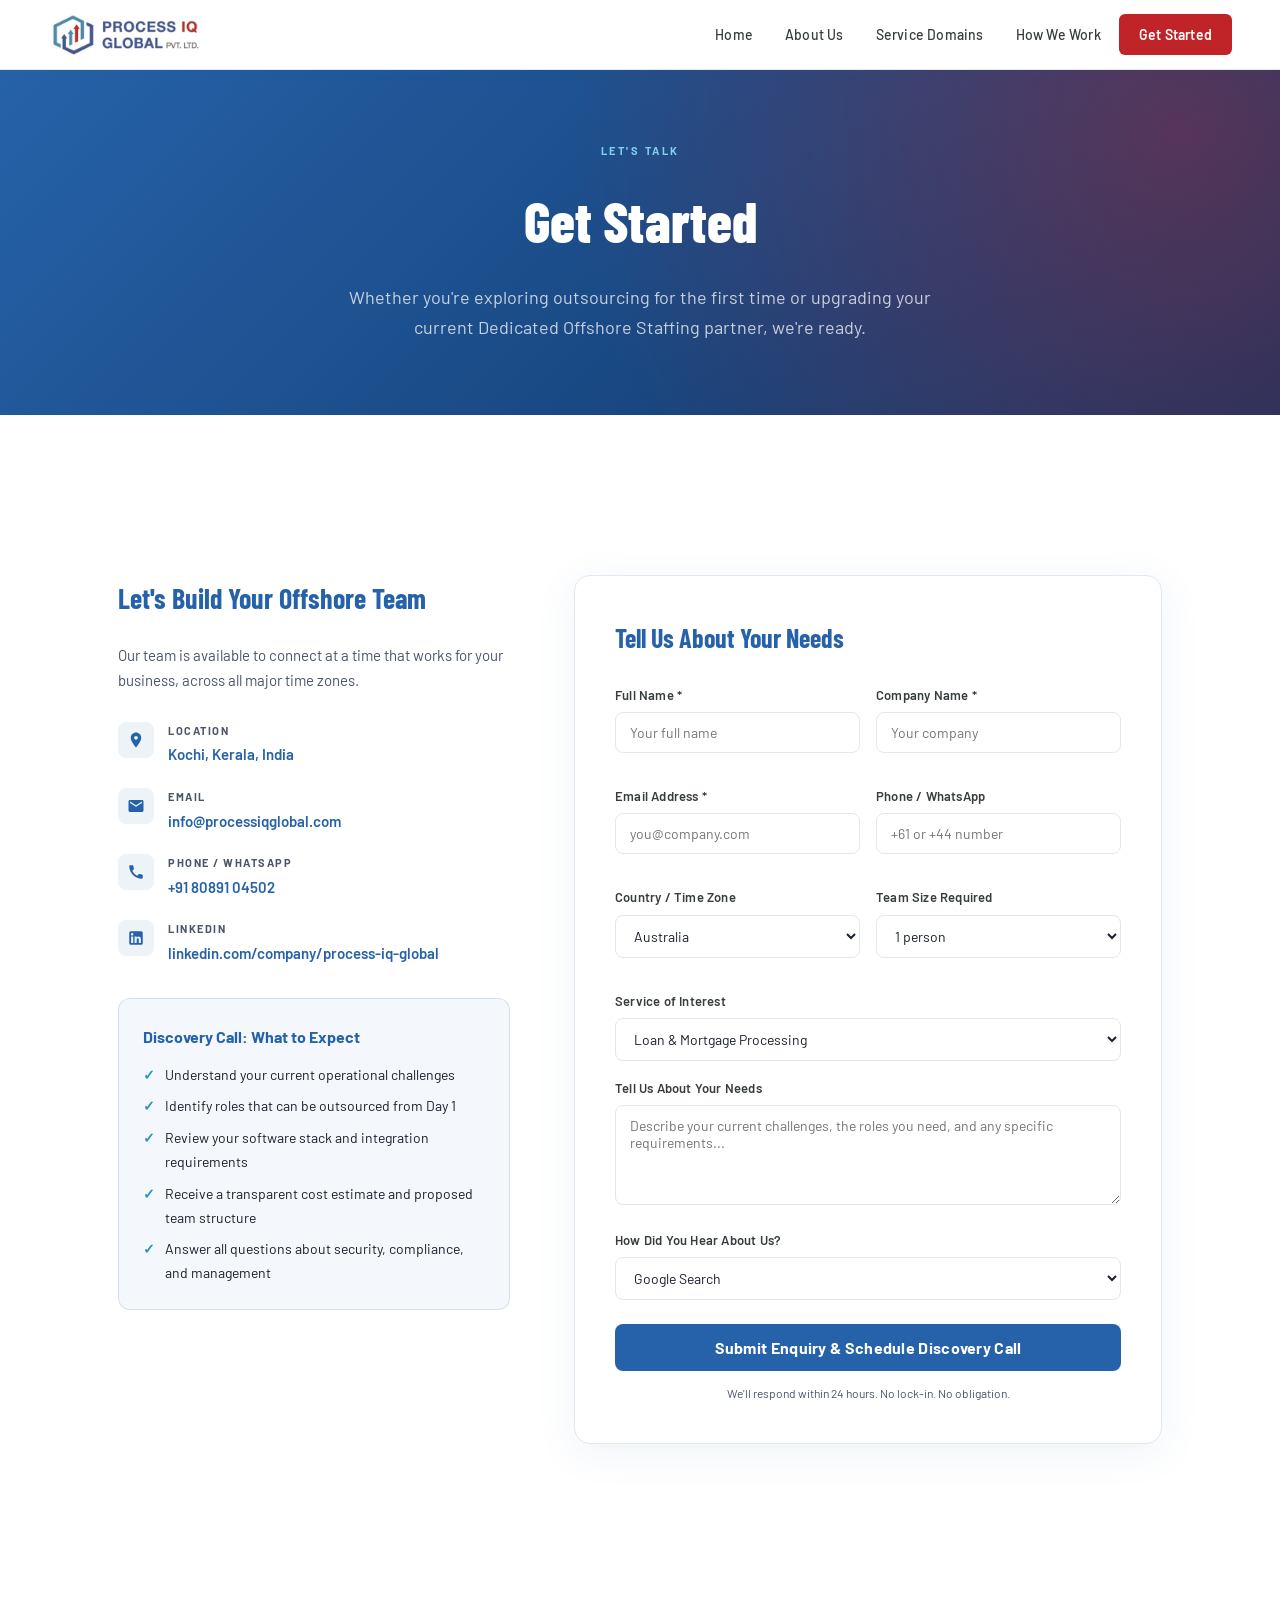
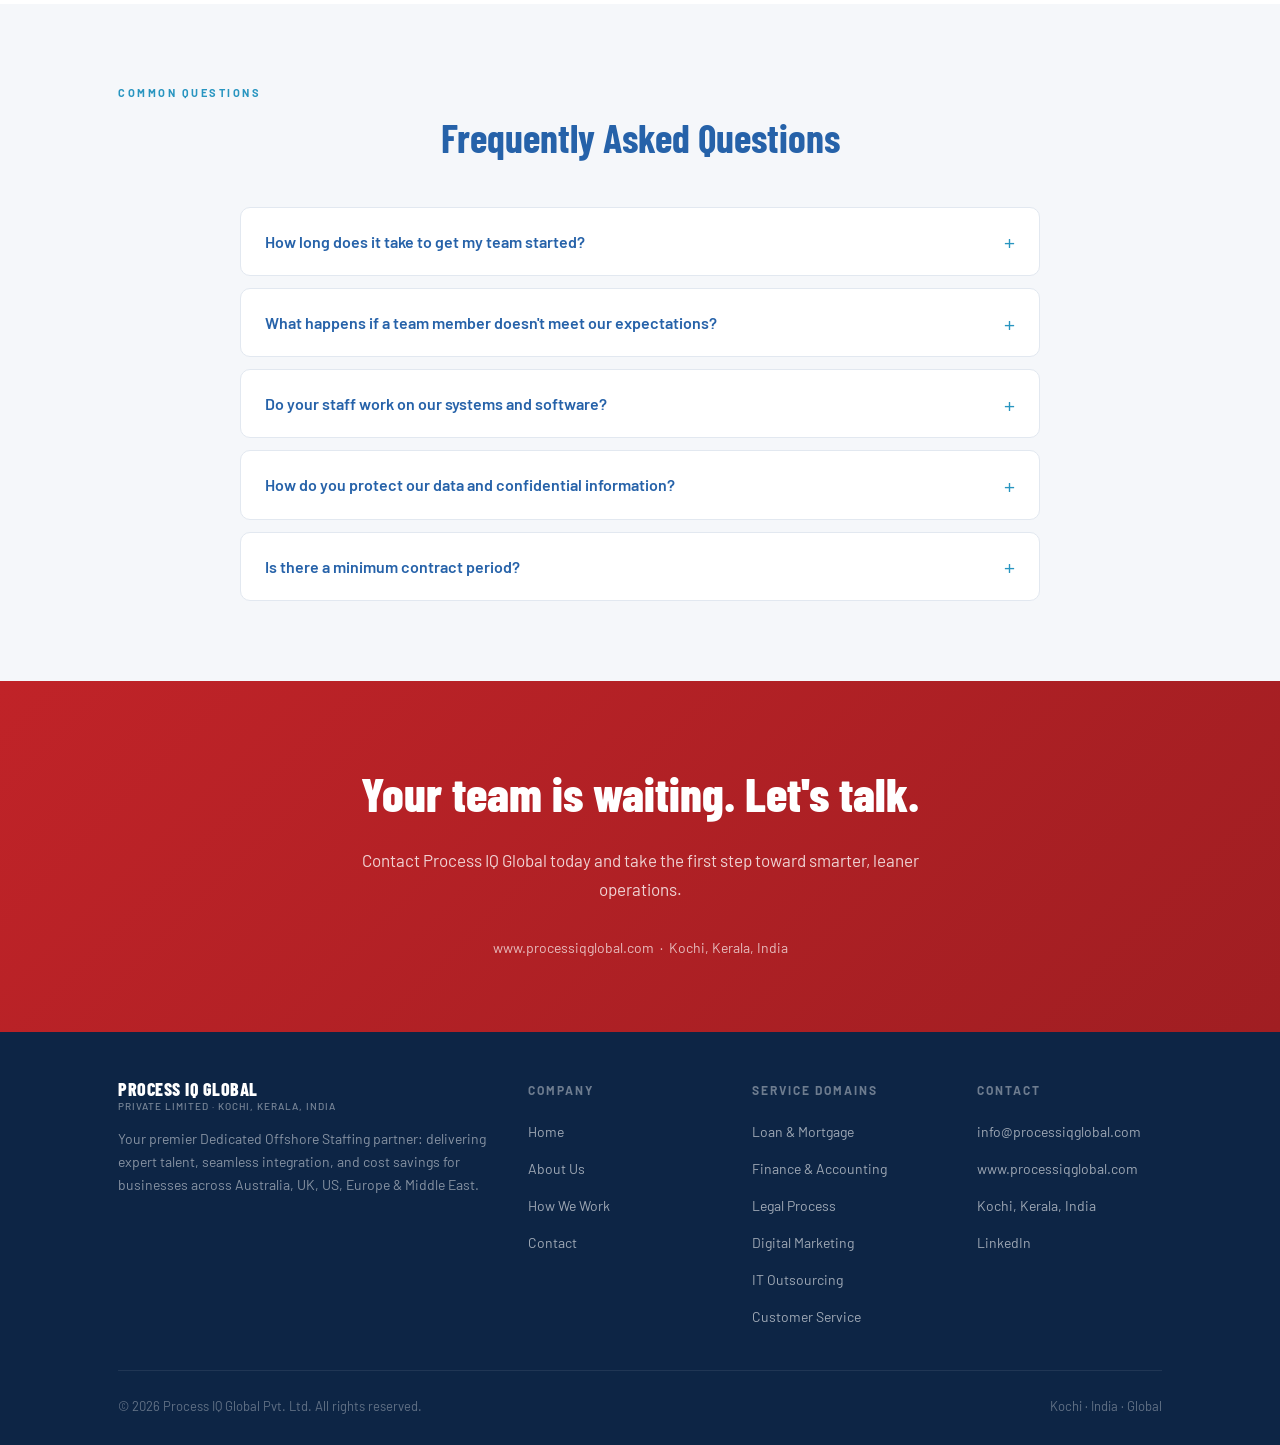
<file: contact.html>
<!DOCTYPE html>
<html lang="en">
<head>
  <meta charset="UTF-8">
  <meta name="viewport" content="width=device-width, initial-scale=1.0">
  <title>Contact — Process IQ Global</title>
  <link rel="preconnect" href="https://fonts.googleapis.com">
  <link rel="preconnect" href="https://fonts.gstatic.com" crossorigin>
  <link href="https://fonts.googleapis.com/css2?family=Barlow:ital,wght@0,300;0,400;0,500;0,600;0,700;0,800;1,400&family=Barlow+Condensed:wght@600;700;800&display=swap" rel="stylesheet">
  <link rel="stylesheet" href="css/styles.css">
</head>
<body>

<!-- NAV -->
<nav>
  <a class="nav-logo" href="index.html">
    <img src="assets/logo.png" alt="Process IQ Global" class="logo-img">
  </a>
  <button class="nav-hamburger" id="nav-hamburger" aria-label="Toggle navigation" aria-expanded="false">
    <span></span><span></span><span></span>
  </button>
  <div class="nav-links">
    <a href="index.html">Home</a>
    <a href="about.html">About Us</a>
    <a href="services.html">Service Domains</a>
    <a href="how-it-works.html">How We Work</a>
    <a href="contact.html" class="nav-cta active">Get Started</a>
  </div>
</nav>

<!-- HERO -->
<div class="page-hero" style="background: radial-gradient(circle at 92% 18%, rgba(192,35,40,0.38) 0%, transparent 50%), linear-gradient(135deg, #2662A9 0%, #0f3566 100%);">
  <div class="container">
    <div class="section-label" style="color:#7dd3f0;">Let's Talk</div>
    <h1>Get Started</h1>
    <p>Whether you're exploring outsourcing for the first time or upgrading your current Dedicated Offshore Staffing partner, we're ready.</p>
  </div>
</div>

<!-- CONTACT LAYOUT -->
<section style="background:white;">
  <div class="container">
    <div class="contact-layout">

      <div class="contact-info">
        <h3>Let's Build Your Offshore Team</h3>
        <p style="color:var(--text-muted); font-size:15px; line-height:1.7; margin-bottom:28px;">Our team is available to connect at a time that works for your business, across all major time zones.</p>

        <div class="contact-detail">
          <div class="cd-icon"><svg viewBox="0 0 24 24"><path d="M12 2C8.13 2 5 5.13 5 9c0 5.25 7 13 7 13s7-7.75 7-13c0-3.87-3.13-7-7-7zm0 9.5c-1.38 0-2.5-1.12-2.5-2.5s1.12-2.5 2.5-2.5 2.5 1.12 2.5 2.5-1.12 2.5-2.5 2.5z"/></svg></div>
          <div class="cd-text"><div class="label">Location</div><div class="value"><a href="https://maps.google.com/?q=Kochi,+Kerala,+India" target="_blank" style="color:inherit; text-decoration:none;">Kochi, Kerala, India</a></div></div>
        </div>

        <div class="contact-detail">
          <div class="cd-icon"><svg viewBox="0 0 24 24"><path d="M20 4H4c-1.1 0-1.99.9-1.99 2L2 18c0 1.1.9 2 2 2h16c1.1 0 2-.9 2-2V6c0-1.1-.9-2-2-2zm0 4l-8 5-8-5V6l8 5 8-5v2z"/></svg></div>
          <div class="cd-text"><div class="label">Email</div><div class="value"><a href="mailto:info@processiqglobal.com" style="color:inherit; text-decoration:none;">info@processiqglobal.com</a></div></div>
        </div>

        <div class="contact-detail">
          <div class="cd-icon"><svg viewBox="0 0 24 24"><path d="M20.01 15.38c-1.23 0-2.42-.2-3.53-.56-.35-.12-.74-.03-1.01.24l-1.57 1.97c-2.83-1.35-5.48-3.9-6.89-6.83l1.95-1.66c.27-.28.35-.67.24-1.02-.37-1.11-.56-2.3-.56-3.53 0-.54-.45-.99-.99-.99H4.19C3.65 3 3 3.24 3 3.99 3 13.28 10.73 21 20.01 21c.71 0 .99-.63.99-1.18v-3.45c0-.54-.45-.99-.99-.99z"/></svg></div>
          <div class="cd-text"><div class="label">Phone / WhatsApp</div><div class="value">+91 80891 04502</div></div>
        </div>

        <div class="contact-detail">
          <div class="cd-icon"><svg viewBox="0 0 24 24"><path d="M19 3a2 2 0 0 1 2 2v14a2 2 0 0 1-2 2H5a2 2 0 0 1-2-2V5a2 2 0 0 1 2-2h14m-.5 15.5v-5.3a3.26 3.26 0 0 0-3.26-3.26c-.85 0-1.84.52-2.32 1.3v-1.11h-2.79v8.37h2.79v-4.93c0-.77.62-1.4 1.39-1.4a1.4 1.4 0 0 1 1.4 1.4v4.93h2.79M6.88 8.56a1.68 1.68 0 0 0 1.68-1.68c0-.93-.75-1.69-1.68-1.69a1.69 1.69 0 0 0-1.69 1.69c0 .93.76 1.68 1.69 1.68m1.39 9.94v-8.37H5.5v8.37h2.77z"/></svg></div>
          <div class="cd-text"><div class="label">LinkedIn</div><div class="value"><a href="https://linkedin.com/company/process-iq-global" target="_blank" style="color:inherit; text-decoration:none;">linkedin.com/company/process-iq-global</a></div></div>
        </div>

        <div class="discovery-box">
          <h4>Discovery Call: What to Expect</h4>
          <ul>
            <li>Understand your current operational challenges</li>
            <li>Identify roles that can be outsourced from Day 1</li>
            <li>Review your software stack and integration requirements</li>
            <li>Receive a transparent cost estimate and proposed team structure</li>
            <li>Answer all questions about security, compliance, and management</li>
          </ul>
        </div>
      </div>

      <div class="contact-form-wrap">
        <h3>Tell Us About Your Needs</h3>
        <div class="form-row">
          <div class="form-field"><label>Full Name *</label><input type="text" placeholder="Your full name"></div>
          <div class="form-field"><label>Company Name *</label><input type="text" placeholder="Your company"></div>
        </div>
        <div class="form-row">
          <div class="form-field"><label>Email Address *</label><input type="email" placeholder="you@company.com"></div>
          <div class="form-field"><label>Phone / WhatsApp</label><input type="tel" placeholder="+61 or +44 number"></div>
        </div>
        <div class="form-row">
          <div class="form-field">
            <label>Country / Time Zone</label>
            <select>
              <option>Australia</option>
              <option>United Kingdom</option>
              <option>United States</option>
              <option>Other</option>
            </select>
          </div>
          <div class="form-field">
            <label>Team Size Required</label>
            <select>
              <option>1 person</option>
              <option>2&ndash;5 people</option>
              <option>5&ndash;10 people</option>
              <option>10+ people</option>
              <option>Not sure yet</option>
            </select>
          </div>
        </div>
        <div class="form-field">
          <label>Service of Interest</label>
          <select>
            <option>Loan &amp; Mortgage Processing</option>
            <option>Finance &amp; Accounting</option>
            <option>Legal Process Outsourcing</option>
            <option>Business Administration</option>
            <option>Digital Marketing</option>
            <option>IT Outsourcing</option>
            <option>Tele-Sales &amp; Customer Service</option>
            <option>Multiple Services</option>
          </select>
        </div>
        <div class="form-field">
          <label>Tell Us About Your Needs</label>
          <textarea placeholder="Describe your current challenges, the roles you need, and any specific requirements..."></textarea>
        </div>
        <div class="form-field">
          <label>How Did You Hear About Us?</label>
          <select>
            <option>Google Search</option>
            <option>LinkedIn</option>
            <option>Referral</option>
            <option>Other</option>
          </select>
        </div>
        <button class="form-submit" onclick="handleSubmit()">Submit Enquiry &amp; Schedule Discovery Call</button>
        <p style="font-size:12px; color:var(--text-muted); margin-top:12px; text-align:center;">We'll respond within 24 hours. No lock-in. No obligation.</p>
      </div>

    </div>
  </div>
</section>

<!-- FAQ -->
<section style="background:var(--off-white);">
  <div class="container">
    <div class="section-label">Common Questions</div>
    <h2 class="section-title" style="text-align:center; max-width: 600px; margin-left: auto; margin-right: auto;">Frequently Asked Questions</h2>
    <div class="faq-list">
      <div class="faq-item">
        <div class="faq-q" onclick="toggleFaq(this)">How long does it take to get my team started?</div>
        <div class="faq-a">From the initial discovery call to your first team member being operational typically takes 2&ndash;4 weeks, depending on the complexity of the role and your onboarding requirements.</div>
      </div>
      <div class="faq-item">
        <div class="faq-q" onclick="toggleFaq(this)">What happens if a team member doesn't meet our expectations?</div>
        <div class="faq-a">We include a performance guarantee. If any professional placed by Process IQ Global does not meet agreed performance standards within the first 30 days, we will replace them at no additional cost.</div>
      </div>
      <div class="faq-item">
        <div class="faq-q" onclick="toggleFaq(this)">Do your staff work on our systems and software?</div>
        <div class="faq-a">Yes. Our team works with your existing platforms, whether that's your CRM, accounting software, document management system, or project management tools. We do not require you to change your current technology stack.</div>
      </div>
      <div class="faq-item">
        <div class="faq-q" onclick="toggleFaq(this)">How do you protect our data and confidential information?</div>
        <div class="faq-a">We operate a highly secured environment with dedicated leased internet lines, 24/7 CCTV, role-based access controls, multi-factor authentication, and strict NDAs with all staff. No mobile phones or personal devices are allowed in the workplace. We can align our data protocols to meet GDPR, Australian Privacy Act, and other applicable frameworks.</div>
      </div>
      <div class="faq-item">
        <div class="faq-q" onclick="toggleFaq(this)">Is there a minimum contract period?</div>
        <div class="faq-a">We offer flexible engagement models starting from month-to-month arrangements. We believe our quality of service will retain clients, not lock-in clauses.</div>
      </div>
    </div>
  </div>
</section>

<!-- CTA BANNER -->
<div class="cta-banner">
  <div class="container">
    <h2>Your team is waiting. Let's talk.</h2>
    <p>Contact Process IQ Global today and take the first step toward smarter, leaner operations.</p>
    <div class="cta-banner-btns">
      <span style="color:rgba(255,255,255,0.7); display:flex; align-items:center; font-size:14px;">www.processiqglobal.com &nbsp;&middot;&nbsp; Kochi, Kerala, India</span>
    </div>
  </div>
</div>

<!-- FOOTER -->
<footer>
  <div class="container">
    <div class="footer-inner">
      <div class="footer-brand">
        <div class="logo-text">
          <span class="brand" style="font-family:'Barlow Condensed',sans-serif;font-weight:800;font-size:18px;color:white;display:block;">PROCESS IQ GLOBAL</span>
          <span style="font-size:10px;font-weight:500;color:rgba(255,255,255,0.45);letter-spacing:1px;text-transform:uppercase;">Private Limited &middot; Kochi, Kerala, India</span>
        </div>
        <p>Your premier Dedicated Offshore Staffing partner: delivering expert talent, seamless integration, and cost savings for businesses across Australia, UK, US, Europe &amp; Middle East.</p>
      </div>
      <div>
        <h5>Company</h5>
        <ul>
          <li><a href="index.html">Home</a></li>
          <li><a href="about.html">About Us</a></li>
          <li><a href="how-it-works.html">How We Work</a></li>
          <li><a href="contact.html">Contact</a></li>
        </ul>
      </div>
      <div>
        <h5>Service Domains</h5>
        <ul>
          <li><a href="services.html">Loan &amp; Mortgage</a></li>
          <li><a href="services.html">Finance &amp; Accounting</a></li>
          <li><a href="services.html">Legal Process</a></li>
          <li><a href="services.html">Digital Marketing</a></li>
          <li><a href="services.html">IT Outsourcing</a></li>
          <li><a href="services.html">Customer Service</a></li>
        </ul>
      </div>
      <div>
        <h5>Contact</h5>
        <ul>
          <li><a href="mailto:info@processiqglobal.com">info@processiqglobal.com</a></li>
          <li><a href="#">www.processiqglobal.com</a></li>
          <li><a href="https://maps.google.com/?q=Kochi,+Kerala,+India" target="_blank">Kochi, Kerala, India</a></li>
          <li><a href="https://linkedin.com/company/process-iq-global" target="_blank">LinkedIn</a></li>
        </ul>
      </div>
    </div>
    <div class="footer-bottom">
      <span>&copy; 2026 Process IQ Global Pvt. Ltd. All rights reserved.</span>
      <span>Kochi &middot; India &middot; Global</span>
    </div>
  </div>
</footer>

<script src="js/main.js"></script>
</body>
</html>
</file>
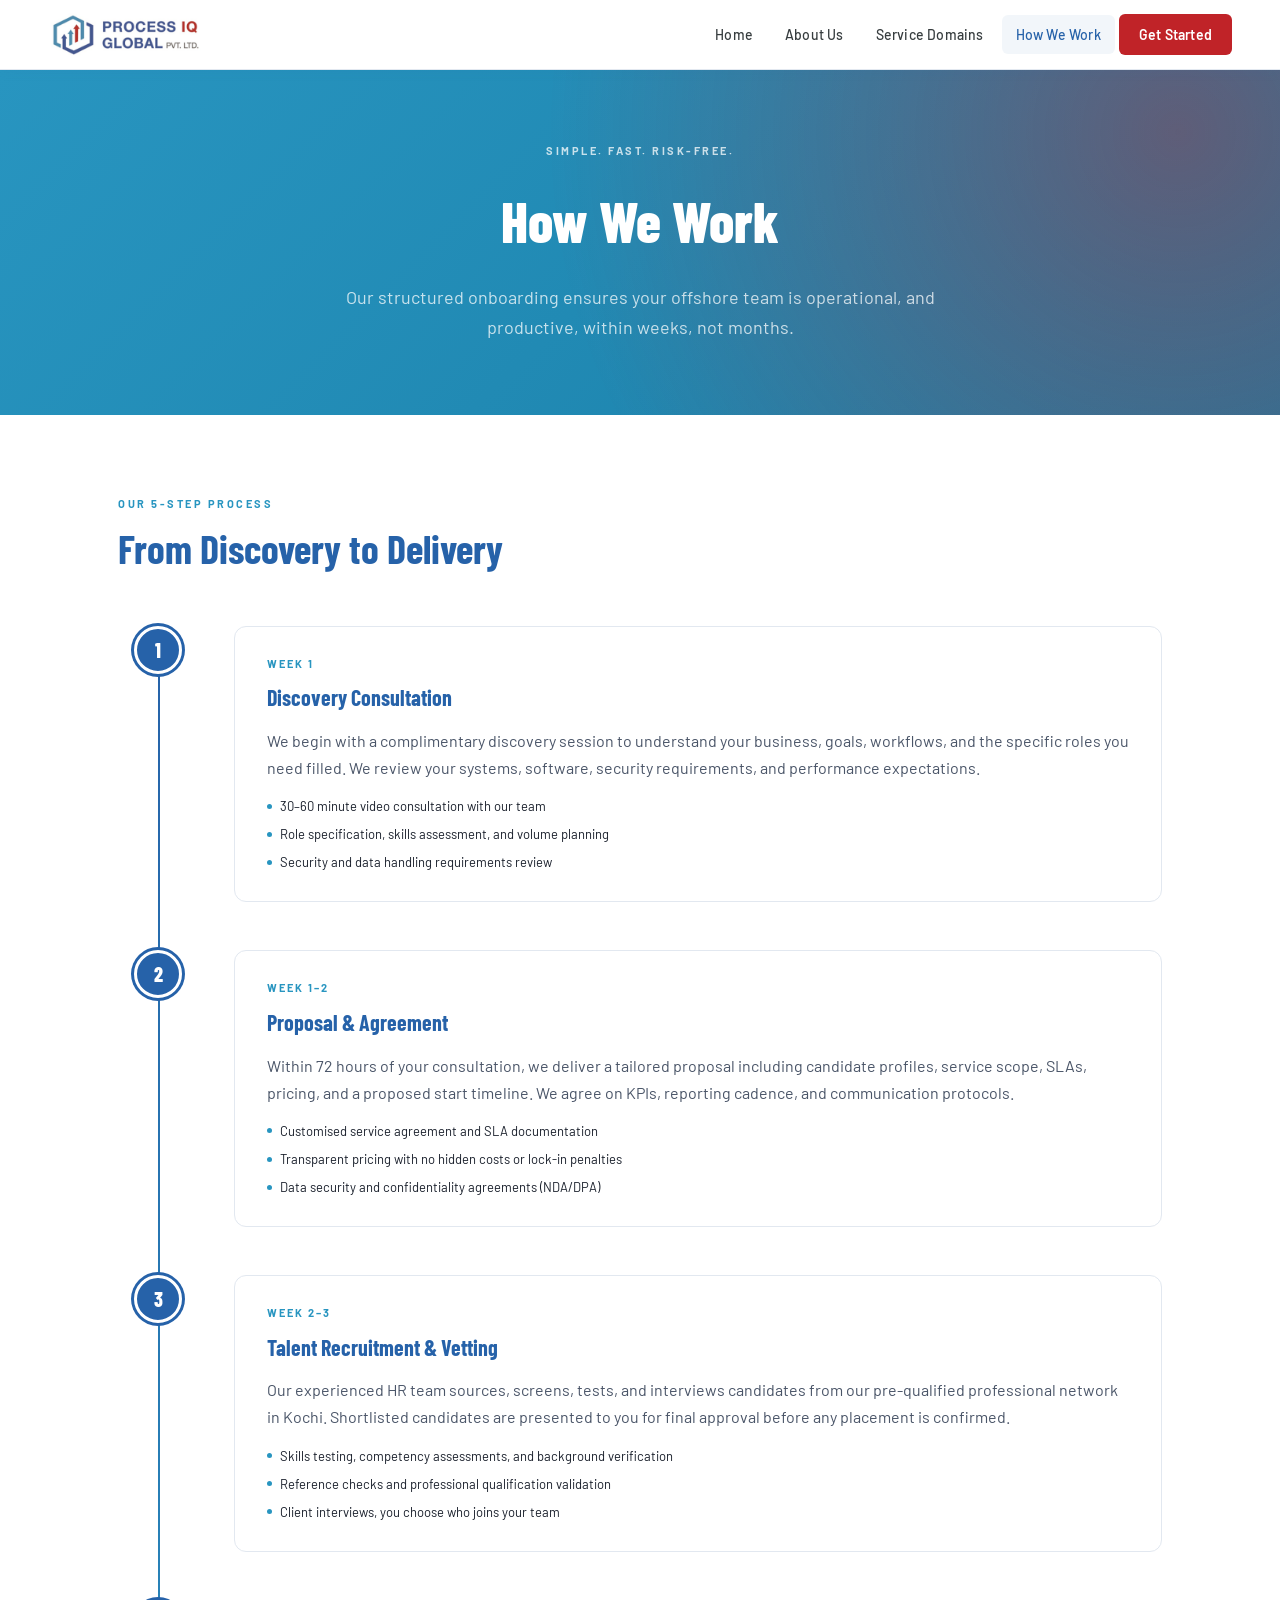
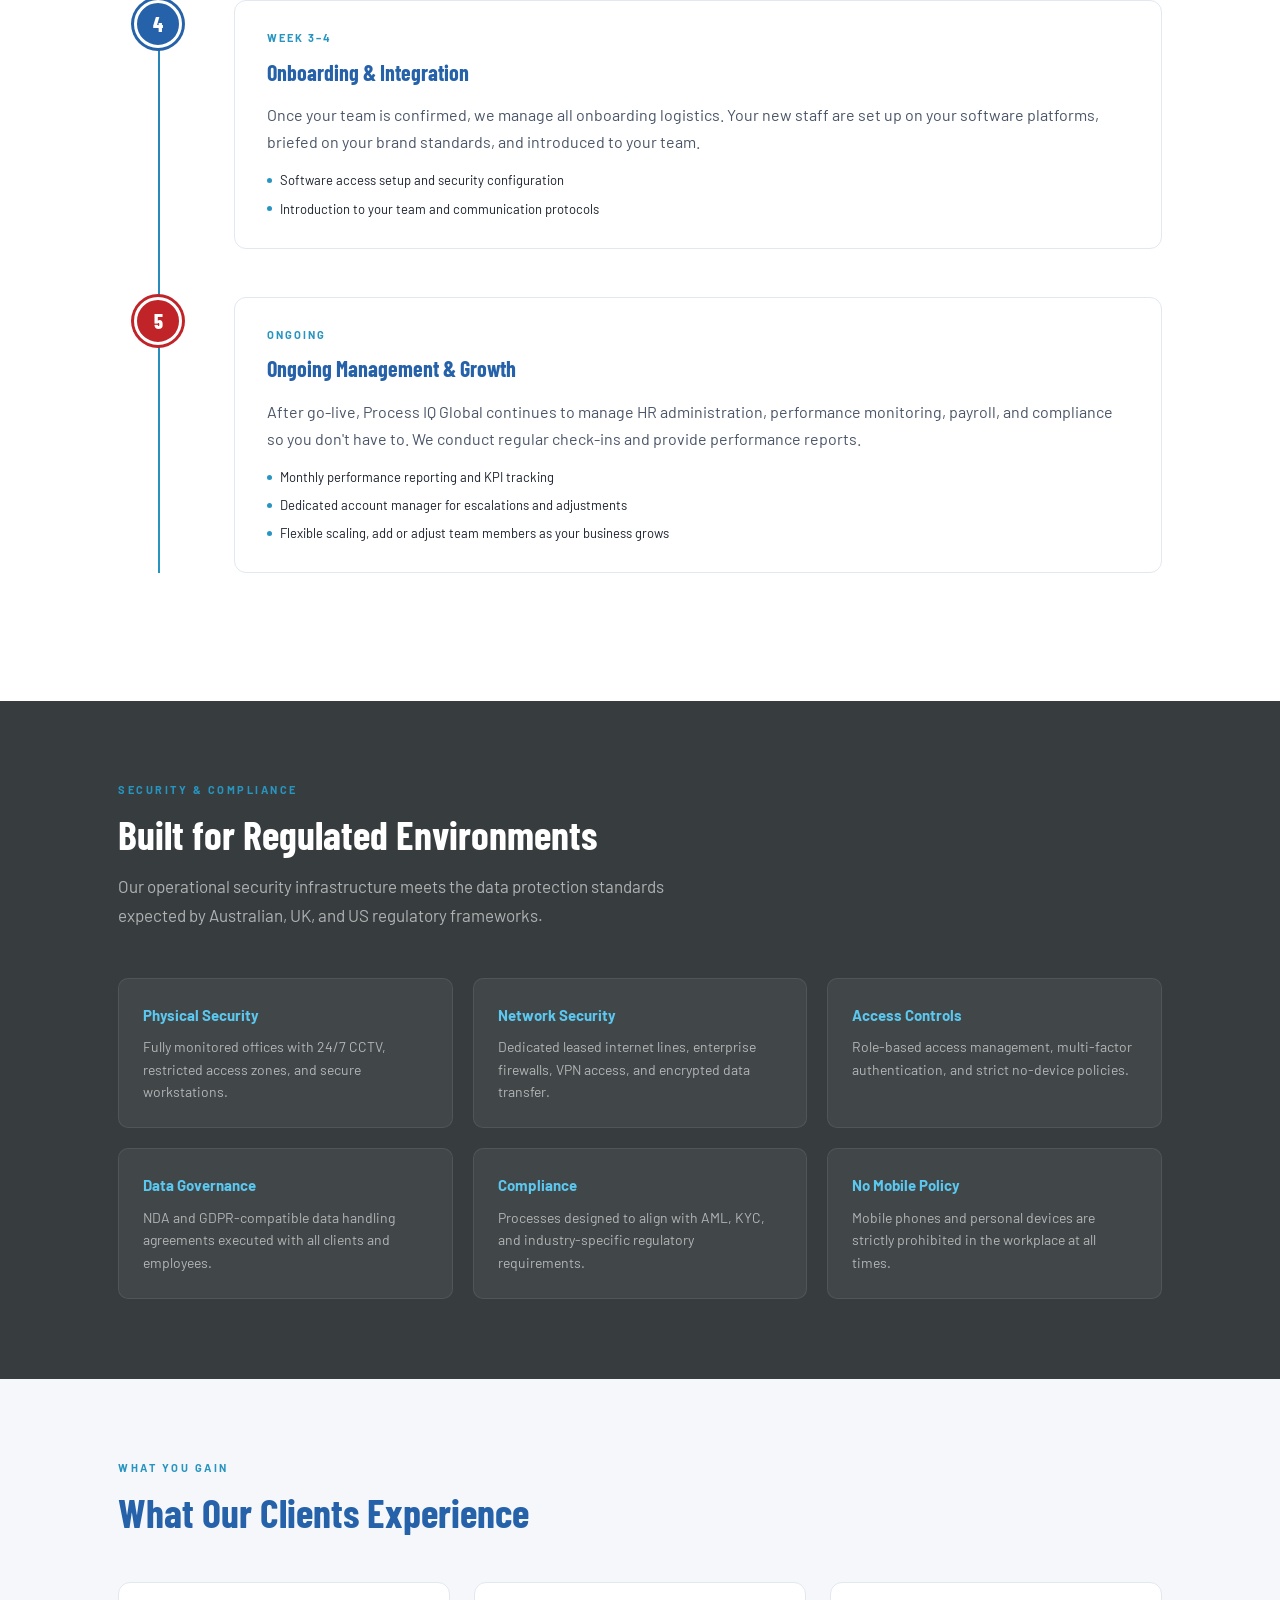
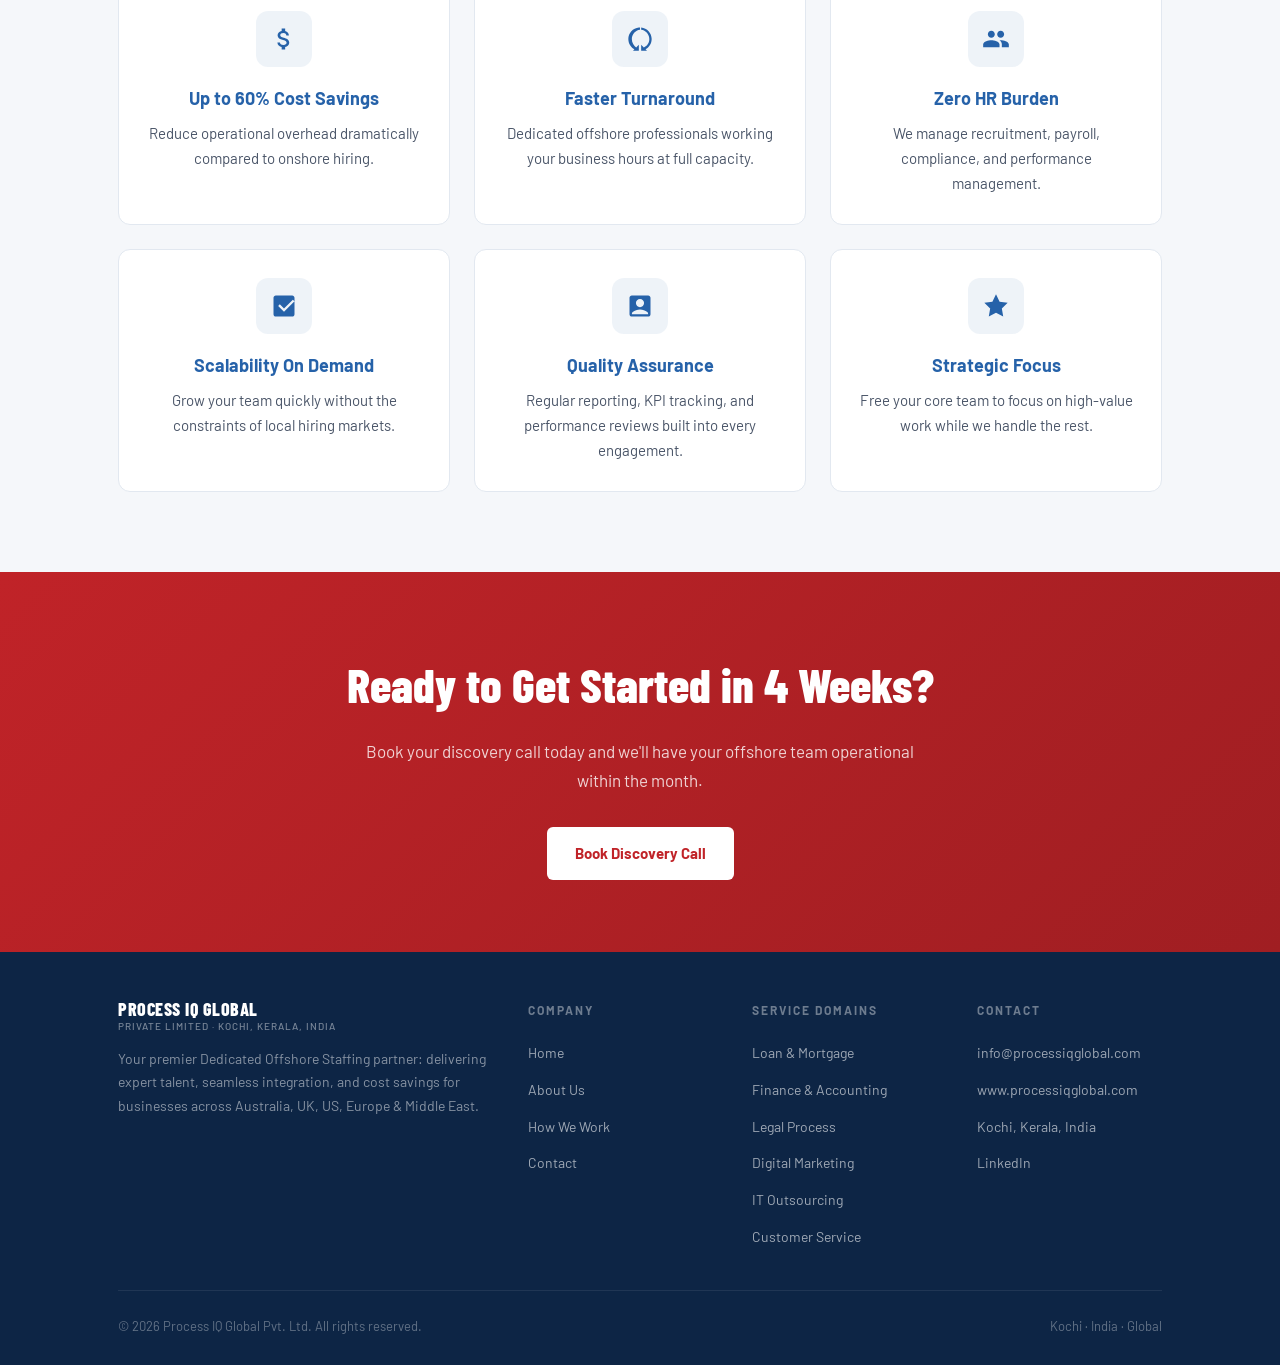
<file: how-it-works.html>
<!DOCTYPE html>
<html lang="en">
<head>
  <meta charset="UTF-8">
  <meta name="viewport" content="width=device-width, initial-scale=1.0">
  <title>How We Work — Process IQ Global</title>
  <link rel="preconnect" href="https://fonts.googleapis.com">
  <link rel="preconnect" href="https://fonts.gstatic.com" crossorigin>
  <link href="https://fonts.googleapis.com/css2?family=Barlow:ital,wght@0,300;0,400;0,500;0,600;0,700;0,800;1,400&family=Barlow+Condensed:wght@600;700;800&display=swap" rel="stylesheet">
  <link rel="stylesheet" href="css/styles.css">
</head>
<body>

<!-- NAV -->
<nav>
  <a class="nav-logo" href="index.html">
    <img src="assets/logo.png" alt="Process IQ Global" class="logo-img">
  </a>
  <button class="nav-hamburger" id="nav-hamburger" aria-label="Toggle navigation" aria-expanded="false">
    <span></span><span></span><span></span>
  </button>
  <div class="nav-links">
    <a href="index.html">Home</a>
    <a href="about.html">About Us</a>
    <a href="services.html">Service Domains</a>
    <a href="how-it-works.html" class="active">How We Work</a>
    <a href="contact.html" class="nav-cta">Get Started</a>
  </div>
</nav>

<!-- HERO -->
<div class="page-hero" style="background: radial-gradient(circle at 92% 18%, rgba(192,35,40,0.40) 0%, transparent 52%), linear-gradient(135deg, #2895C0 0%, #1a7fa8 100%);">
  <div class="container">
    <div class="section-label" style="color:rgba(255,255,255,0.75);">Simple. Fast. Risk-Free.</div>
    <h1>How We Work</h1>
    <p>Our structured onboarding ensures your offshore team is operational, and productive, within weeks, not months.</p>
  </div>
</div>

<!-- STEPS -->
<section style="padding: 80px 0;">
  <div class="container">
    <div class="section-label">Our 5-Step Process</div>
    <h2 class="section-title">From Discovery to Delivery</h2>
    <div class="steps-timeline">

      <div class="step-item">
        <div class="step-num-wrap"><div class="step-num">1</div></div>
        <div class="step-content">
          <div class="step-week">Week 1</div>
          <h3>Discovery Consultation</h3>
          <p>We begin with a complimentary discovery session to understand your business, goals, workflows, and the specific roles you need filled. We review your systems, software, security requirements, and performance expectations.</p>
          <ul class="step-bullets">
            <li>30&ndash;60 minute video consultation with our team</li>
            <li>Role specification, skills assessment, and volume planning</li>
            <li>Security and data handling requirements review</li>
          </ul>
        </div>
      </div>

      <div class="step-item">
        <div class="step-num-wrap"><div class="step-num">2</div></div>
        <div class="step-content">
          <div class="step-week">Week 1&ndash;2</div>
          <h3>Proposal &amp; Agreement</h3>
          <p>Within 72 hours of your consultation, we deliver a tailored proposal including candidate profiles, service scope, SLAs, pricing, and a proposed start timeline. We agree on KPIs, reporting cadence, and communication protocols.</p>
          <ul class="step-bullets">
            <li>Customised service agreement and SLA documentation</li>
            <li>Transparent pricing with no hidden costs or lock-in penalties</li>
            <li>Data security and confidentiality agreements (NDA/DPA)</li>
          </ul>
        </div>
      </div>

      <div class="step-item">
        <div class="step-num-wrap"><div class="step-num">3</div></div>
        <div class="step-content">
          <div class="step-week">Week 2&ndash;3</div>
          <h3>Talent Recruitment &amp; Vetting</h3>
          <p>Our experienced HR team sources, screens, tests, and interviews candidates from our pre-qualified professional network in Kochi. Shortlisted candidates are presented to you for final approval before any placement is confirmed.</p>
          <ul class="step-bullets">
            <li>Skills testing, competency assessments, and background verification</li>
            <li>Reference checks and professional qualification validation</li>
            <li>Client interviews, you choose who joins your team</li>
          </ul>
        </div>
      </div>

      <div class="step-item">
        <div class="step-num-wrap"><div class="step-num">4</div></div>
        <div class="step-content">
          <div class="step-week">Week 3&ndash;4</div>
          <h3>Onboarding &amp; Integration</h3>
          <p>Once your team is confirmed, we manage all onboarding logistics. Your new staff are set up on your software platforms, briefed on your brand standards, and introduced to your team.</p>
          <ul class="step-bullets">
            <li>Software access setup and security configuration</li>
            <li>Introduction to your team and communication protocols</li>
          </ul>
        </div>
      </div>

      <div class="step-item">
        <div class="step-num-wrap"><div class="step-num red">5</div></div>
        <div class="step-content">
          <div class="step-week">Ongoing</div>
          <h3>Ongoing Management &amp; Growth</h3>
          <p>After go-live, Process IQ Global continues to manage HR administration, performance monitoring, payroll, and compliance so you don't have to. We conduct regular check-ins and provide performance reports.</p>
          <ul class="step-bullets">
            <li>Monthly performance reporting and KPI tracking</li>
            <li>Dedicated account manager for escalations and adjustments</li>
            <li>Flexible scaling, add or adjust team members as your business grows</li>
          </ul>
        </div>
      </div>

    </div>
  </div>
</section>

<!-- SECURITY -->
<section class="security-section">
  <div class="container">
    <div class="section-label">Security &amp; Compliance</div>
    <h2 class="section-title" style="color:white;">Built for Regulated Environments</h2>
    <p style="color:rgba(255,255,255,0.60); margin-top:8px; max-width:560px;">Our operational security infrastructure meets the data protection standards expected by Australian, UK, and US regulatory frameworks.</p>
    <div class="security-grid">
      <div class="sec-card"><h4>Physical Security</h4><p>Fully monitored offices with 24/7 CCTV, restricted access zones, and secure workstations.</p></div>
      <div class="sec-card"><h4>Network Security</h4><p>Dedicated leased internet lines, enterprise firewalls, VPN access, and encrypted data transfer.</p></div>
      <div class="sec-card"><h4>Access Controls</h4><p>Role-based access management, multi-factor authentication, and strict no-device policies.</p></div>
      <div class="sec-card"><h4>Data Governance</h4><p>NDA and GDPR-compatible data handling agreements executed with all clients and employees.</p></div>
      <div class="sec-card"><h4>Compliance</h4><p>Processes designed to align with AML, KYC, and industry-specific regulatory requirements.</p></div>
      <div class="sec-card"><h4>No Mobile Policy</h4><p>Mobile phones and personal devices are strictly prohibited in the workplace at all times.</p></div>
    </div>
  </div>
</section>

<!-- GAINS -->
<section style="background:var(--off-white);">
  <div class="container">
    <div class="section-label">What You Gain</div>
    <h2 class="section-title">What Our Clients Experience</h2>
    <div class="gains-grid">
      <div class="gain-card">
        <div class="gain-icon"><svg viewBox="0 0 24 24"><path d="M11.8 10.9c-2.27-.59-3-1.2-3-2.15 0-1.09 1.01-1.85 2.7-1.85 1.78 0 2.44.85 2.5 2.1h2.21c-.07-1.72-1.12-3.3-3.21-3.81V3h-3v2.16c-1.94.42-3.5 1.68-3.5 3.61 0 2.31 1.91 3.46 4.7 4.13 2.5.6 3 1.48 3 2.41 0 .69-.49 1.79-2.7 1.79-2.06 0-2.87-.92-2.98-2.1h-2.2c.12 2.19 1.76 3.42 3.68 3.83V21h3v-2.15c1.95-.37 3.5-1.5 3.5-3.55 0-2.84-2.43-3.81-4.7-4.4z"/></svg></div>
        <h4>Up to 60% Cost Savings</h4>
        <p>Reduce operational overhead dramatically compared to onshore hiring.</p>
      </div>
      <div class="gain-card">
        <div class="gain-icon"><svg viewBox="0 0 24 24"><path d="M13 2.05v2.02c3.95.49 7 3.85 7 7.93 0 3.21-1.81 6-4.72 7.28L13 17v5h5l-1.22-1.22C19.91 19.07 22 15.76 22 12c0-5.18-3.95-9.45-9-9.95zM11 2.05C5.95 2.55 2 6.82 2 12c0 3.76 2.09 7.07 5.22 8.78L6 22h5v-5l-2.28 2.28C6.81 18 5 15.21 5 12c0-4.08 3.05-7.44 7-7.93V2.05z"/></svg></div>
        <h4>Faster Turnaround</h4>
        <p>Dedicated offshore professionals working your business hours at full capacity.</p>
      </div>
      <div class="gain-card">
        <div class="gain-icon"><svg viewBox="0 0 24 24"><path d="M16 11c1.66 0 2.99-1.34 2.99-3S17.66 5 16 5c-1.66 0-3 1.34-3 3s1.34 3 3 3zm-8 0c1.66 0 2.99-1.34 2.99-3S9.66 5 8 5C6.34 5 5 6.34 5 8s1.34 3 3 3zm0 2c-2.33 0-7 1.17-7 3.5V19h14v-2.5c0-2.33-4.67-3.5-7-3.5zm8 0c-.29 0-.62.02-.97.05 1.16.84 1.97 1.97 1.97 3.45V19h6v-2.5c0-2.33-4.67-3.5-7-3.5z"/></svg></div>
        <h4>Zero HR Burden</h4>
        <p>We manage recruitment, payroll, compliance, and performance management.</p>
      </div>
      <div class="gain-card">
        <div class="gain-icon"><svg viewBox="0 0 24 24"><path d="M19 3H5c-1.1 0-2 .9-2 2v14c0 1.1.9 2 2 2h14c1.1 0 2-.9 2-2V5c0-1.1-.9-2-2-2zm-7 14l-5-5 1.41-1.41L12 14.17l7.59-7.59L21 8l-9 9z"/></svg></div>
        <h4>Scalability On Demand</h4>
        <p>Grow your team quickly without the constraints of local hiring markets.</p>
      </div>
      <div class="gain-card">
        <div class="gain-icon"><svg viewBox="0 0 24 24"><path d="M19 3H5c-1.1 0-2 .9-2 2v14c0 1.1.9 2 2 2h14c1.1 0 2-.9 2-2V5c0-1.1-.9-2-2-2zm-7 3c1.93 0 3.5 1.57 3.5 3.5S13.93 13 12 13s-3.5-1.57-3.5-3.5S10.07 6 12 6zm7 13H5v-.23c0-.62.28-1.2.76-1.58C7.47 15.82 9.64 15 12 15s4.53.82 6.24 2.19c.48.38.76.97.76 1.58V19z"/></svg></div>
        <h4>Quality Assurance</h4>
        <p>Regular reporting, KPI tracking, and performance reviews built into every engagement.</p>
      </div>
      <div class="gain-card">
        <div class="gain-icon"><svg viewBox="0 0 24 24"><path d="M12 2l3.09 6.26L22 9.27l-5 4.87 1.18 6.88L12 17.77l-6.18 3.25L7 14.14 2 9.27l6.91-1.01L12 2z"/></svg></div>
        <h4>Strategic Focus</h4>
        <p>Free your core team to focus on high-value work while we handle the rest.</p>
      </div>
    </div>
  </div>
</section>

<!-- CTA BANNER -->
<div class="cta-banner">
  <div class="container">
    <h2>Ready to Get Started in 4 Weeks?</h2>
    <p>Book your discovery call today and we'll have your offshore team operational within the month.</p>
    <div class="cta-banner-btns">
      <a href="contact.html" class="btn-white">Book Discovery Call</a>
    </div>
  </div>
</div>

<!-- FOOTER -->
<footer>
  <div class="container">
    <div class="footer-inner">
      <div class="footer-brand">
        <div class="logo-text">
          <span class="brand" style="font-family:'Barlow Condensed',sans-serif;font-weight:800;font-size:18px;color:white;display:block;">PROCESS IQ GLOBAL</span>
          <span style="font-size:10px;font-weight:500;color:rgba(255,255,255,0.45);letter-spacing:1px;text-transform:uppercase;">Private Limited &middot; Kochi, Kerala, India</span>
        </div>
        <p>Your premier Dedicated Offshore Staffing partner: delivering expert talent, seamless integration, and cost savings for businesses across Australia, UK, US, Europe &amp; Middle East.</p>
      </div>
      <div>
        <h5>Company</h5>
        <ul>
          <li><a href="index.html">Home</a></li>
          <li><a href="about.html">About Us</a></li>
          <li><a href="how-it-works.html">How We Work</a></li>
          <li><a href="contact.html">Contact</a></li>
        </ul>
      </div>
      <div>
        <h5>Service Domains</h5>
        <ul>
          <li><a href="services.html">Loan &amp; Mortgage</a></li>
          <li><a href="services.html">Finance &amp; Accounting</a></li>
          <li><a href="services.html">Legal Process</a></li>
          <li><a href="services.html">Digital Marketing</a></li>
          <li><a href="services.html">IT Outsourcing</a></li>
          <li><a href="services.html">Customer Service</a></li>
        </ul>
      </div>
      <div>
        <h5>Contact</h5>
        <ul>
          <li><a href="mailto:info@processiqglobal.com">info@processiqglobal.com</a></li>
          <li><a href="#">www.processiqglobal.com</a></li>
          <li><a href="https://maps.google.com/?q=Kochi,+Kerala,+India" target="_blank">Kochi, Kerala, India</a></li>
          <li><a href="https://linkedin.com/company/process-iq-global" target="_blank">LinkedIn</a></li>
        </ul>
      </div>
    </div>
    <div class="footer-bottom">
      <span>&copy; 2026 Process IQ Global Pvt. Ltd. All rights reserved.</span>
      <span>Kochi &middot; India &middot; Global</span>
    </div>
  </div>
</footer>

<script src="js/main.js"></script>
</body>
</html>
</file>
<file: css/styles.css>
:root {
  --dark-blue: #2662A9;
  --light-blue: #2895C0;
  --red: #C02328;
  --dark-grey: #373D3F;
  --grey: #5A5A5A;
  --white: #FFFFFF;
  --off-white: #F5F7FA;
  --light-border: #E2E8F0;
  --text-body: #1A202C;
  --text-muted: #4A5568;
}

* { margin: 0; padding: 0; box-sizing: border-box; }

body {
  font-family: 'Barlow', sans-serif;
  background: var(--white);
  color: var(--text-body);
  font-size: 17px;
  line-height: 1.7;
}

/* ===== NAV ===== */
nav {
  background: var(--white);
  border-bottom: 1px solid var(--light-border);
  position: sticky;
  top: 0;
  z-index: 100;
  padding: 0 48px;
  display: flex;
  align-items: center;
  justify-content: space-between;
  height: 70px;
  box-shadow: 0 1px 12px rgba(38,98,169,0.08);
}

.nav-logo {
  display: flex;
  align-items: center;
  gap: 10px;
  text-decoration: none;
}

.logo-icon { width: 44px; height: 44px; }
.logo-img { height: 48px; width: auto; object-fit: contain; display: block; }

.logo-text { display: flex; flex-direction: column; }

.logo-text .brand {
  font-family: 'Barlow Condensed', sans-serif;
  font-weight: 800;
  font-size: 18px;
  color: var(--dark-blue);
  letter-spacing: 0.5px;
  line-height: 1;
}

.logo-text .pvt {
  font-size: 10px;
  font-weight: 500;
  color: var(--grey);
  letter-spacing: 1px;
  text-transform: uppercase;
  margin-top: 1px;
}

.nav-links {
  display: flex;
  align-items: center;
  gap: 4px;
}

.nav-links a {
  text-decoration: none;
  color: var(--dark-grey);
  font-weight: 500;
  font-size: 14px;
  padding: 8px 14px;
  border-radius: 6px;
  transition: all 0.2s;
  letter-spacing: 0.2px;
}

.nav-links a:hover { background: var(--off-white); color: var(--dark-blue); }
.nav-links a.active { color: var(--dark-blue); background: rgba(38,98,169,0.06); }

.nav-cta {
  background: var(--red) !important;
  color: var(--white) !important;
  padding: 9px 20px !important;
  border-radius: 6px !important;
  font-weight: 600 !important;
  letter-spacing: 0.3px;
  transition: all 0.2s !important;
}

.nav-cta:hover { background: #a01e22 !important; transform: translateY(-1px); }

/* ===== SHARED SECTION STYLES ===== */
section { padding: 80px 0; }
.container { max-width: 1140px; margin: 0 auto; padding: 0 48px; }

.section-label {
  font-size: 11px;
  font-weight: 700;
  letter-spacing: 2.5px;
  text-transform: uppercase;
  color: var(--light-blue);
  margin-bottom: 12px;
}

.section-title {
  font-family: 'Barlow Condensed', sans-serif;
  font-size: 40px;
  font-weight: 700;
  color: var(--dark-blue);
  line-height: 1.1;
  margin-bottom: 16px;
}

.section-subtitle {
  font-size: 19px;
  color: var(--text-muted);
  max-width: 640px;
  line-height: 1.65;
}

/* ===== BUTTONS ===== */
.btn-primary {
  background: var(--red);
  color: white;
  padding: 14px 28px;
  border-radius: 6px;
  font-size: 15px;
  font-weight: 600;
  text-decoration: none;
  border: none;
  cursor: pointer;
  transition: all 0.2s;
  letter-spacing: 0.3px;
  display: inline-block;
}

.btn-primary:hover { background: #a01e22; transform: translateY(-2px); box-shadow: 0 8px 24px rgba(192,35,40,0.35); }

.btn-outline {
  background: transparent;
  color: white;
  padding: 14px 28px;
  border-radius: 6px;
  font-size: 15px;
  font-weight: 600;
  text-decoration: none;
  border: 2px solid rgba(255,255,255,0.35);
  cursor: pointer;
  transition: all 0.2s;
  display: inline-block;
}

.btn-outline:hover { border-color: white; background: rgba(255,255,255,0.08); }

.btn-white {
  background: white;
  color: var(--red);
  padding: 14px 28px;
  border-radius: 6px;
  font-size: 15px;
  font-weight: 700;
  text-decoration: none;
  transition: all 0.2s;
  display: inline-block;
}

.btn-white:hover { transform: translateY(-2px); box-shadow: 0 8px 24px rgba(0,0,0,0.2); }

.btn-outline-white {
  background: transparent;
  color: white;
  padding: 14px 28px;
  border-radius: 6px;
  font-size: 15px;
  font-weight: 600;
  text-decoration: none;
  border: 2px solid rgba(255,255,255,0.5);
  transition: all 0.2s;
  display: inline-block;
}

.btn-outline-white:hover { border-color: white; background: rgba(255,255,255,0.1); }

/* ===== CTA BANNER ===== */
.cta-banner {
  background: linear-gradient(135deg, var(--red) 0%, #a01e22 100%);
  padding: 72px 0;
  text-align: center;
}

.cta-banner h2 {
  font-family: 'Barlow Condensed', sans-serif;
  font-size: 48px;
  font-weight: 800;
  color: white;
  margin-bottom: 12px;
}

.cta-banner p {
  font-size: 17px;
  color: rgba(255,255,255,0.80);
  margin-bottom: 32px;
  max-width: 560px;
  margin-left: auto;
  margin-right: auto;
}

.cta-banner-btns {
  display: flex;
  gap: 14px;
  justify-content: center;
  flex-wrap: wrap;
}

/* ===== FOOTER ===== */
footer {
  background: #0d2545;
  color: rgba(255,255,255,0.65);
  padding: 48px 0 28px;
}

.footer-inner {
  display: grid;
  grid-template-columns: 2fr 1fr 1fr 1fr;
  gap: 40px;
  margin-bottom: 40px;
}

.footer-brand p {
  font-size: 14px;
  color: rgba(255,255,255,0.50);
  margin-top: 12px;
  line-height: 1.65;
}

footer h5 {
  font-size: 12px;
  font-weight: 700;
  letter-spacing: 2px;
  text-transform: uppercase;
  color: rgba(255,255,255,0.40);
  margin-bottom: 16px;
}

footer ul { list-style: none; display: flex; flex-direction: column; gap: 8px; }

footer ul li a {
  font-size: 14px;
  color: rgba(255,255,255,0.60);
  text-decoration: none;
  transition: color 0.2s;
}

footer ul li a:hover { color: #5bc8f0; }

.footer-bottom {
  border-top: 1px solid rgba(255,255,255,0.08);
  padding-top: 24px;
  display: flex;
  justify-content: space-between;
  align-items: center;
  font-size: 13px;
  color: rgba(255,255,255,0.35);
}

/* ===== PAGE HERO (shared pattern) ===== */
.page-hero {
  padding: 72px 0;
  text-align: center;
}

.page-hero h1 {
  font-family: 'Barlow Condensed', sans-serif;
  font-size: 56px;
  font-weight: 800;
  color: white;
  margin-bottom: 14px;
}

.page-hero p {
  font-size: 18px;
  color: rgba(255,255,255,0.75);
  max-width: 600px;
  margin: 0 auto;
}

/* ===== HOME: HERO ===== */
.hero {
  display: grid;
  grid-template-columns: 55% 45%;
  overflow: hidden;
  padding: 0;            /* override global section { padding: 80px 0 } */
}

/* LEFT PANEL */
.hero-left {
  background: linear-gradient(155deg, var(--dark-blue) 0%, #1a4b8a 50%, #0f3566 100%);
  display: flex;
  align-items: center;
  justify-content: flex-start;
  padding: 64px 48px 64px 80px;
  position: relative;
  overflow: hidden;
}

.hero-left::before {
  content: '';
  position: absolute;
  top: -80px; right: -60px;
  width: 520px; height: 520px;
  background: radial-gradient(circle, rgba(40,149,192,0.18) 0%, transparent 70%);
  pointer-events: none;
}

.hero-left::after {
  content: '';
  position: absolute;
  bottom: -50px; left: 5%;
  width: 320px; height: 320px;
  background: radial-gradient(circle, rgba(192,35,40,0.12) 0%, transparent 70%);
  pointer-events: none;
}

/* RIGHT PANEL */
.hero-right {
  position: relative;
  overflow: hidden;
  min-height: 360px;
}

.hero-right img {
  position: absolute;
  inset: 0;
  width: 100%;
  height: 100%;
  object-fit: cover;
  display: block;
}

/* CONTENT */
.hero-content {
  position: relative;
  z-index: 2;
  max-width: 540px;
  width: 100%;
}

.hero-eyebrow {
  display: inline-block;
  background: rgba(40,149,192,0.25);
  color: #7dd3f0;
  font-size: 12px;
  font-weight: 600;
  letter-spacing: 2px;
  text-transform: uppercase;
  padding: 6px 14px;
  border-radius: 4px;
  border: 1px solid rgba(40,149,192,0.35);
  margin-bottom: 24px;
}

.hero h1 {
  font-family: 'Barlow Condensed', sans-serif;
  font-size: 68px;
  font-weight: 800;
  color: var(--white);
  line-height: 1.0;
  margin-bottom: 20px;
  letter-spacing: -0.5px;
}

.hero h1 span { color: #5bc8f0; }

.hero-sub {
  font-size: 19px;
  color: rgba(255,255,255,0.85);
  line-height: 1.65;
  margin-bottom: 32px;
  max-width: 520px;
}

.hero-btns { display: flex; gap: 14px; flex-wrap: wrap; }

/* YBR ACCREDITATION BADGE (inside hero) */
.hero-accred {
  display: flex;
  align-items: center;
  gap: 16px;
  margin-top: 28px;
  background: linear-gradient(135deg, rgba(40,149,192,0.22) 0%, rgba(255,255,255,0.10) 100%);
  border: 2px solid rgba(91,200,240,0.85);
  border-radius: 12px;
  padding: 16px 22px;
  max-width: fit-content;
  box-shadow: 0 0 0 4px rgba(91,200,240,0.12), 0 10px 30px rgba(15,53,102,0.45);
}

.hero-accred-logo {
  height: 40px;
  width: auto;
  display: block;
  flex-shrink: 0;
}

.hero-accred-divider {
  width: 1px;
  align-self: stretch;
  background: rgba(255,255,255,0.18);
  flex-shrink: 0;
}

.hero-accred-title {
  display: block;
  font-size: 13.5px;
  font-weight: 700;
  color: #7dd3f0;
  letter-spacing: 0.5px;
  text-transform: uppercase;
}

.hero-accred-sub {
  display: block;
  font-size: 12.5px;
  color: rgba(255,255,255,0.62);
  margin-top: 3px;
  line-height: 1.45;
}

/* ===== YBR ACCREDITATION STRIP (homepage section) ===== */
.ybr-strip {
  background: radial-gradient(circle at 100% 100%, rgba(192,35,40,0.45) 0%, transparent 55%), linear-gradient(135deg, #0f3566 0%, #1a4b8a 60%, #2662A9 100%);
  border-top: 3px solid var(--light-blue);
  border-bottom: 3px solid rgba(40,149,192,0.3);
  padding: 28px 0;
}

.ybr-inner {
  display: flex;
  align-items: center;
  gap: 32px;
}

.ybr-badge {
  display: flex;
  align-items: center;
  gap: 14px;
  flex-shrink: 0;
  background: rgba(255,255,255,0.10);
  border: 1px solid rgba(40,149,192,0.45);
  border-radius: 12px;
  padding: 18px 24px;
}

.ybr-logo {
  height: 48px;
  width: auto;
  display: block;
}

.ybr-divider {
  width: 1px;
  align-self: stretch;
  background: rgba(255,255,255,0.12);
  flex-shrink: 0;
}

.ybr-text { flex: 1; }

.ybr-text strong {
  display: block;
  font-size: 18.5px;
  font-weight: 700;
  color: white;
  margin-bottom: 6px;
  line-height: 1.3;
}

.ybr-text p {
  font-size: 15px;
  color: rgba(255,255,255,0.68);
  line-height: 1.55;
  margin: 0;
}

.ybr-cta {
  background: var(--light-blue);
  color: white;
  padding: 12px 24px;
  border-radius: 6px;
  font-size: 13px;
  font-weight: 700;
  text-decoration: none;
  flex-shrink: 0;
  transition: background 0.2s, transform 0.2s;
  white-space: nowrap;
  letter-spacing: 0.3px;
}

.ybr-cta:hover { background: #1a7fa8; transform: translateY(-1px); }

/* ===== HOME: VALUE STRIP ===== */
.value-strip { background: var(--dark-grey); padding: 0; }

.value-strip-inner { display: grid; grid-template-columns: repeat(4, 1fr); }

.value-item {
  padding: 28px;
  border-right: 1px solid rgba(255,255,255,0.08);
  display: flex;
  align-items: flex-start;
  gap: 14px;
}

.value-item:last-child { border-right: none; }

.value-icon {
  width: 36px; height: 36px;
  background: rgba(40,149,192,0.2);
  border-radius: 8px;
  display: flex; align-items: center; justify-content: center;
  flex-shrink: 0;
  margin-top: 2px;
}

.value-icon svg { width: 18px; height: 18px; fill: #5bc8f0; }
.value-text .vt { font-size: 16px; font-weight: 700; color: white; margin-bottom: 4px; }
.value-text .vs { font-size: 13.5px; color: rgba(255,255,255,0.62); line-height: 1.45; }

/* ===== HOME: ABOUT INTRO ===== */
.about-intro { background: var(--off-white); }

.about-intro-inner {
  display: grid;
  grid-template-columns: 1fr 1fr;
  gap: 64px;
  align-items: center;
}

.about-visual { position: relative; }

.about-img-wrap {
  border-radius: 12px;
  overflow: hidden;
  aspect-ratio: 4/3;
}

.about-img-wrap img { width: 100%; height: 100%; object-fit: cover; display: block; }

.about-badge {
  position: absolute;
  bottom: -20px; right: -20px;
  background: var(--red);
  color: white;
  border-radius: 10px;
  padding: 16px 20px;
  text-align: center;
  box-shadow: 0 8px 24px rgba(192,35,40,0.3);
}

.about-badge .num { font-family: 'Barlow Condensed', sans-serif; font-size: 36px; font-weight: 800; line-height: 1; }
.about-badge .lbl { font-size: 12px; font-weight: 500; opacity: 0.9; margin-top: 2px; }

.about-points { margin-top: 24px; display: flex; flex-direction: column; gap: 12px; }

.about-point { display: flex; align-items: flex-start; gap: 12px; font-size: 15px; color: var(--text-body); }

.about-point .dot {
  width: 8px; height: 8px;
  background: var(--light-blue);
  border-radius: 50%;
  margin-top: 7px;
  flex-shrink: 0;
}

/* ===== HOME: SERVICES GRID ===== */
.services-grid {
  display: grid;
  grid-template-columns: repeat(3, 1fr);
  gap: 24px;
  margin-top: 48px;
}

.service-card {
  background: var(--white);
  border: 1px solid var(--light-border);
  border-radius: 12px;
  padding: 28px;
  transition: all 0.25s;
  position: relative;
  overflow: hidden;
}

.service-card::before {
  content: '';
  position: absolute;
  top: 0; left: 0; right: 0;
  height: 3px;
  background: linear-gradient(90deg, var(--dark-blue), var(--light-blue));
  transform: scaleX(0);
  transition: transform 0.25s;
}

.service-card:hover { border-color: rgba(38,98,169,0.3); transform: translateY(-4px); box-shadow: 0 16px 40px rgba(38,98,169,0.12); }
.service-card:hover::before { transform: scaleX(1); }

.service-icon {
  width: 72px; height: 72px;
  border-radius: 16px;
  background: linear-gradient(135deg, var(--dark-blue) 0%, var(--light-blue) 100%);
  display: flex; align-items: center; justify-content: center;
  margin-bottom: 20px;
  box-shadow: 0 8px 20px rgba(38,98,169,0.25);
}

.service-icon svg { width: 38px; height: 38px; fill: #ffffff; }

.service-card h3 {
  font-family: 'Barlow Condensed', sans-serif;
  font-size: 23px;
  font-weight: 700;
  color: var(--dark-blue);
  margin-bottom: 10px;
  letter-spacing: 0.3px;
}

.service-card p { font-size: 15.5px; color: var(--text-muted); line-height: 1.65; }

/* ===== HOME: WHY US ===== */
.why-us { background: radial-gradient(circle at 90% 10%, rgba(192,35,40,0.40) 0%, transparent 48%), linear-gradient(135deg, var(--dark-blue) 0%, #1a4b8a 55%, #0f3566 100%); }

.stats-row {
  display: grid;
  grid-template-columns: repeat(4, 1fr);
  gap: 2px;
  margin-top: 56px;
  background: rgba(255,255,255,0.08);
  border-radius: 12px;
  overflow: hidden;
}

.stat-item { padding: 36px 28px; text-align: center; background: rgba(255,255,255,0.04); }

.stat-num {
  font-family: 'Barlow Condensed', sans-serif;
  font-size: 52px;
  font-weight: 800;
  color: #5bc8f0;
  line-height: 1;
  margin-bottom: 6px;
}

.stat-lbl { font-size: 14.5px; color: rgba(255,255,255,0.65); font-weight: 500; letter-spacing: 0.3px; }

.why-points { display: grid; grid-template-columns: 1fr 1fr; gap: 16px; margin-top: 40px; }

.why-point {
  display: flex;
  align-items: flex-start;
  gap: 14px;
  padding: 20px;
  background: rgba(255,255,255,0.05);
  border-radius: 10px;
  border: 1px solid rgba(255,255,255,0.08);
}

.why-check {
  width: 28px; height: 28px;
  background: rgba(40,149,192,0.2);
  border-radius: 50%;
  display: flex; align-items: center; justify-content: center;
  flex-shrink: 0; margin-top: 1px;
}

.why-check svg { width: 14px; height: 14px; fill: #5bc8f0; }
.why-point p { font-size: 15.5px; color: rgba(255,255,255,0.78); line-height: 1.6; }
.why-point strong { color: white; font-weight: 600; }

/* ===== HOME: INDUSTRIES ===== */
.industries-grid { display: grid; grid-template-columns: repeat(3, 1fr); gap: 16px; margin-top: 48px; }

.industry-pill {
  background: var(--off-white);
  border: 1px solid var(--light-border);
  border-radius: 10px;
  padding: 20px 22px;
  display: flex; align-items: center; gap: 14px;
  transition: all 0.2s;
}

.industry-pill:hover { background: white; border-color: rgba(38,98,169,0.3); box-shadow: 0 4px 16px rgba(38,98,169,0.08); }

.ind-dot { width: 10px; height: 10px; background: var(--light-blue); border-radius: 50%; flex-shrink: 0; }

.industry-pill h4 { font-size: 16.5px; font-weight: 600; color: var(--dark-blue); margin-bottom: 3px; }
.industry-pill p { font-size: 13.5px; color: var(--text-muted); }

/* ===== ABOUT PAGE ===== */
.snapshot-grid { display: grid; grid-template-columns: repeat(3, 1fr); gap: 24px; margin-top: 48px; }

.snapshot-card {
  background: white;
  border: 1px solid var(--light-border);
  border-radius: 12px;
  padding: 28px;
}

.snapshot-card .label { font-size: 11px; font-weight: 700; letter-spacing: 2px; text-transform: uppercase; color: var(--light-blue); margin-bottom: 8px; }
.snapshot-card .value { font-size: 16px; font-weight: 600; color: var(--dark-blue); line-height: 1.4; }

.mv-section { display: grid; grid-template-columns: 1fr 1fr; gap: 48px; }

.mv-card {
  background: var(--off-white);
  border-radius: 12px;
  padding: 36px;
  border-left: 4px solid var(--dark-blue);
}

.mv-card.vision { border-left-color: var(--light-blue); }

.mv-card h3 {
  font-family: 'Barlow Condensed', sans-serif;
  font-size: 22px; font-weight: 700;
  color: var(--dark-blue);
  margin-bottom: 14px;
  letter-spacing: 0.3px;
}

.mv-card blockquote {
  font-size: 17px; font-style: italic;
  color: var(--dark-grey);
  line-height: 1.65;
  margin-bottom: 14px;
  border: none; padding: 0;
}

.mv-card p { font-size: 14px; color: var(--text-muted); line-height: 1.65; }

.values-grid { display: grid; grid-template-columns: repeat(2, 1fr); gap: 20px; margin-top: 48px; }

.value-card {
  background: white;
  border: 1px solid var(--light-border);
  border-radius: 12px;
  padding: 28px;
  display: flex; gap: 16px; align-items: flex-start;
}

.value-num {
  font-family: 'Barlow Condensed', sans-serif;
  font-size: 40px; font-weight: 800;
  color: rgba(38,98,169,0.12);
  line-height: 1; flex-shrink: 0;
}

.value-card h4 { font-size: 16px; font-weight: 700; color: var(--dark-blue); margin-bottom: 6px; }
.value-card p { font-size: 14px; color: var(--text-muted); line-height: 1.6; }

.kochi-section { display: grid; grid-template-columns: 1fr 1fr; gap: 56px; align-items: center; }

.kochi-img { border-radius: 12px; overflow: hidden; height: 340px; }
.kochi-img img { width: 100%; height: 100%; object-fit: cover; }

.kochi-points { margin-top: 20px; display: flex; flex-direction: column; gap: 12px; }

.kochi-point { display: flex; align-items: flex-start; gap: 12px; font-size: 14px; color: var(--text-body); line-height: 1.55; }

.kochi-point .kp-dot { width: 6px; height: 6px; background: var(--red); border-radius: 50%; margin-top: 7px; flex-shrink: 0; }

/* ===== SERVICES PAGE ===== */
.service-detail { padding: 64px 0; border-bottom: 1px solid var(--light-border); }
.service-detail:last-child { border-bottom: none; }

.service-detail-inner { display: grid; grid-template-columns: 1fr 2fr; gap: 56px; align-items: start; }

.service-num {
  font-family: 'Barlow Condensed', sans-serif;
  font-size: 80px; font-weight: 800;
  color: rgba(38,98,169,0.08);
  line-height: 1; margin-bottom: 4px;
}

.service-detail h3 {
  font-family: 'Barlow Condensed', sans-serif;
  font-size: 28px; font-weight: 700;
  color: var(--dark-blue);
  margin-bottom: 12px; letter-spacing: 0.3px;
}

.service-detail p { font-size: 16.5px; color: var(--text-muted); line-height: 1.7; margin-bottom: 20px; }

.service-bullets { list-style: none; display: flex; flex-direction: column; gap: 8px; }

.service-bullets li { display: flex; align-items: flex-start; gap: 10px; font-size: 15.5px; color: var(--text-body); }

.service-bullets li::before {
  content: '';
  width: 6px; height: 6px;
  background: var(--light-blue);
  border-radius: 50%;
  margin-top: 7px; flex-shrink: 0;
}

.ideal-tag {
  display: inline-block;
  background: rgba(38,98,169,0.08);
  color: var(--dark-blue);
  font-size: 12px; font-weight: 600;
  padding: 6px 12px;
  border-radius: 4px;
  margin-top: 16px;
}

/* ===== HOW IT WORKS PAGE ===== */
.steps-timeline { position: relative; margin-top: 56px; }

.steps-timeline::before {
  content: '';
  position: absolute;
  left: 40px; top: 0; bottom: 0;
  width: 2px;
  background: linear-gradient(to bottom, var(--dark-blue), var(--light-blue));
}

.step-item { display: flex; gap: 36px; align-items: flex-start; margin-bottom: 48px; }

.step-num-wrap { flex-shrink: 0; width: 80px; display: flex; justify-content: center; }

.step-num {
  width: 48px; height: 48px;
  background: var(--dark-blue);
  color: white;
  border-radius: 50%;
  display: flex; align-items: center; justify-content: center;
  font-family: 'Barlow Condensed', sans-serif;
  font-size: 20px; font-weight: 800;
  border: 3px solid white;
  box-shadow: 0 0 0 3px var(--dark-blue);
  position: relative; z-index: 1;
}

.step-num.red { background: var(--red); box-shadow: 0 0 0 3px var(--red); }

.step-content {
  background: white;
  border: 1px solid var(--light-border);
  border-radius: 12px;
  padding: 28px 32px;
  flex: 1;
  transition: all 0.2s;
}

.step-content:hover { box-shadow: 0 8px 32px rgba(38,98,169,0.1); border-color: rgba(38,98,169,0.25); }

.step-week { font-size: 11px; font-weight: 700; letter-spacing: 2px; text-transform: uppercase; color: var(--light-blue); margin-bottom: 6px; }

.step-content h3 { font-family: 'Barlow Condensed', sans-serif; font-size: 22px; font-weight: 700; color: var(--dark-blue); margin-bottom: 10px; }
.step-content p { font-size: 16px; color: var(--text-muted); line-height: 1.7; margin-bottom: 14px; }

.step-bullets { list-style: none; display: flex; flex-direction: column; gap: 6px; }

.step-bullets li { font-size: 13px; color: var(--text-body); display: flex; align-items: center; gap: 8px; }

.step-bullets li::before { content: ''; width: 5px; height: 5px; background: var(--light-blue); border-radius: 50%; flex-shrink: 0; }

.security-section { background: var(--dark-grey); padding: 80px 0; }

.security-grid { display: grid; grid-template-columns: repeat(3, 1fr); gap: 20px; margin-top: 48px; }

.sec-card { background: rgba(255,255,255,0.05); border: 1px solid rgba(255,255,255,0.08); border-radius: 10px; padding: 24px; }
.sec-card h4 { font-size: 15px; font-weight: 700; color: #5bc8f0; margin-bottom: 8px; }
.sec-card p { font-size: 14px; color: rgba(255,255,255,0.60); line-height: 1.6; }

.gains-grid { display: grid; grid-template-columns: repeat(3, 1fr); gap: 24px; margin-top: 48px; }

.gain-card { background: white; border: 1px solid var(--light-border); border-radius: 12px; padding: 28px; text-align: center; }

.gain-icon { width: 56px; height: 56px; background: rgba(38,98,169,0.08); border-radius: 12px; display: flex; align-items: center; justify-content: center; margin: 0 auto 16px; }
.gain-icon svg { width: 28px; height: 28px; fill: var(--dark-blue); }
.gain-card h4 { font-size: 18px; font-weight: 700; color: var(--dark-blue); margin-bottom: 8px; }
.gain-card p { font-size: 15px; color: var(--text-muted); line-height: 1.65; }

/* ===== CONTACT PAGE ===== */
.contact-layout { display: grid; grid-template-columns: 1fr 1.5fr; gap: 64px; align-items: start; padding: 80px 0; }

.contact-info h3 { font-family: 'Barlow Condensed', sans-serif; font-size: 28px; font-weight: 700; color: var(--dark-blue); margin-bottom: 20px; }

.contact-detail { display: flex; align-items: flex-start; gap: 14px; margin-bottom: 20px; }

.cd-icon { width: 36px; height: 36px; background: rgba(38,98,169,0.08); border-radius: 8px; display: flex; align-items: center; justify-content: center; flex-shrink: 0; }
.cd-icon svg { width: 18px; height: 18px; fill: var(--dark-blue); }

.cd-text .label { font-size: 11px; font-weight: 700; letter-spacing: 1.5px; text-transform: uppercase; color: var(--text-muted); margin-bottom: 2px; }
.cd-text .value { font-size: 15px; font-weight: 600; color: var(--dark-blue); }

.discovery-box { background: rgba(38,98,169,0.05); border: 1px solid rgba(38,98,169,0.15); border-radius: 12px; padding: 24px; margin-top: 32px; }
.discovery-box h4 { font-size: 16px; font-weight: 700; color: var(--dark-blue); margin-bottom: 12px; }
.discovery-box ul { list-style: none; display: flex; flex-direction: column; gap: 8px; }
.discovery-box ul li { display: flex; align-items: flex-start; gap: 10px; font-size: 14px; color: var(--text-body); }
.discovery-box ul li::before { content: '✓'; color: var(--light-blue); font-weight: 700; flex-shrink: 0; }

.contact-form-wrap { background: white; border: 1px solid var(--light-border); border-radius: 16px; padding: 40px; box-shadow: 0 8px 40px rgba(38,98,169,0.08); }
.contact-form-wrap h3 { font-family: 'Barlow Condensed', sans-serif; font-size: 26px; font-weight: 700; color: var(--dark-blue); margin-bottom: 24px; }

.form-row { display: grid; grid-template-columns: 1fr 1fr; gap: 16px; margin-bottom: 16px; }
.form-field { margin-bottom: 16px; }

.form-field label { display: block; font-size: 13px; font-weight: 600; color: var(--dark-grey); margin-bottom: 6px; letter-spacing: 0.2px; }

.form-field input,
.form-field select,
.form-field textarea {
  width: 100%;
  padding: 11px 14px;
  border: 1px solid var(--light-border);
  border-radius: 8px;
  font-family: 'Barlow', sans-serif;
  font-size: 14px;
  color: var(--text-body);
  background: white;
  outline: none;
  transition: border-color 0.2s;
  appearance: auto;
}

.form-field input:focus,
.form-field select:focus,
.form-field textarea:focus { border-color: var(--dark-blue); box-shadow: 0 0 0 3px rgba(38,98,169,0.08); }

.form-field textarea { min-height: 100px; resize: vertical; }

.form-submit {
  width: 100%;
  background: var(--dark-blue);
  color: white;
  padding: 14px;
  border: none;
  border-radius: 8px;
  font-family: 'Barlow', sans-serif;
  font-size: 16px; font-weight: 700;
  cursor: pointer;
  transition: all 0.2s;
  margin-top: 8px;
  letter-spacing: 0.3px;
}

.form-submit:hover { background: #1d4e85; transform: translateY(-1px); box-shadow: 0 8px 24px rgba(38,98,169,0.3); }

/* ===== FAQ ===== */
.faq-list { max-width: 800px; margin: 48px auto 0; display: flex; flex-direction: column; gap: 12px; }

.faq-item { background: white; border: 1px solid var(--light-border); border-radius: 10px; overflow: hidden; }

.faq-q {
  padding: 20px 24px;
  font-size: 16px; font-weight: 600;
  color: var(--dark-blue);
  cursor: pointer;
  display: flex; justify-content: space-between; align-items: center;
  user-select: none;
}

.faq-q::after { content: '+'; font-size: 22px; font-weight: 400; color: var(--light-blue); transition: transform 0.2s; line-height: 1; }
.faq-item.open .faq-q::after { transform: rotate(45deg); }

.faq-a {
  display: none;
  padding: 16px 24px 20px;
  font-size: 14px; color: var(--text-muted);
  line-height: 1.7;
  border-top: 1px solid var(--light-border);
}

.faq-item.open .faq-a { display: block; }

/* ===== HAMBURGER NAV ===== */
.nav-hamburger {
  display: none;
  flex-direction: column;
  justify-content: center;
  gap: 5px;
  background: none;
  border: none;
  cursor: pointer;
  padding: 6px;
  border-radius: 6px;
  transition: background 0.2s;
  z-index: 200;
}

.nav-hamburger:hover { background: var(--off-white); }

.nav-hamburger span {
  display: block;
  width: 24px;
  height: 2px;
  background: var(--dark-grey);
  border-radius: 2px;
  transition: all 0.3s;
}

.nav-hamburger.open span:nth-child(1) { transform: translateY(7px) rotate(45deg); }
.nav-hamburger.open span:nth-child(2) { opacity: 0; transform: scaleX(0); }
.nav-hamburger.open span:nth-child(3) { transform: translateY(-7px) rotate(-45deg); }

/* ===== RESPONSIVE — 1024px (small laptops / large tablets) ===== */
@media (max-width: 1024px) {
  .container { padding: 0 32px; }

  .hero { grid-template-columns: 58% 42%; }
  .hero-left { padding: 36px 24px 36px 16px; }
  .hero h1 { font-size: 54px; }
  .hero-sub { font-size: 16px; }

  .section-title { font-size: 34px; }

  .services-grid { grid-template-columns: repeat(2, 1fr); }
  .industries-grid { grid-template-columns: repeat(2, 1fr); }
  .gains-grid { grid-template-columns: repeat(2, 1fr); }
  .snapshot-grid { grid-template-columns: repeat(2, 1fr); }
  .security-grid { grid-template-columns: repeat(2, 1fr); }

  .footer-inner { grid-template-columns: 1fr 1fr; gap: 32px; }
}

/* ===== RESPONSIVE — 768px (tablets) ===== */
@media (max-width: 768px) {
  /* --- Container --- */
  .container { padding: 0 20px; }
  section { padding: 56px 0; }

  /* --- Nav: hamburger --- */
  nav { padding: 0 20px; height: 64px; }

  .nav-hamburger { display: flex; }

  .nav-links {
    display: none;
    position: fixed;
    top: 64px;
    left: 0;
    right: 0;
    background: var(--white);
    flex-direction: column;
    align-items: stretch;
    padding: 16px 20px 24px;
    gap: 4px;
    box-shadow: 0 8px 32px rgba(38,98,169,0.12);
    border-top: 1px solid var(--light-border);
    z-index: 150;
  }

  .nav-links.open { display: flex; }

  .nav-links a {
    padding: 12px 16px;
    font-size: 15px;
    border-radius: 8px;
  }

  .nav-cta {
    margin-top: 8px;
    text-align: center;
    padding: 13px 20px !important;
  }

  /* --- Hero: collapse to single column, hide right image panel --- */
  .hero { grid-template-columns: 1fr; min-height: auto; }
  .hero-right { display: none; }
  .hero-left { justify-content: flex-start; padding: 60px 20px 52px; }
  .hero-content { max-width: 100%; }
  .hero h1 { font-size: 44px; letter-spacing: 0; }
  .hero-sub { font-size: 16px; max-width: 100%; }
  .hero-eyebrow { font-size: 11px; }
  .hero-btns { flex-direction: column; gap: 10px; }
  .hero-btns a { text-align: center; }
  .hero-accred { max-width: 100%; }

  /* --- YBR strip --- */
  .ybr-inner { flex-direction: column; align-items: flex-start; gap: 20px; }
  .ybr-divider { display: none; }
  .ybr-cta { width: 100%; text-align: center; }

  .section-title { font-size: 30px; }
  .section-subtitle { font-size: 15px; }

  .page-hero { padding: 52px 0; }
  .page-hero h1 { font-size: 42px; }
  .page-hero p { font-size: 16px; }

  /* --- Value strip --- */
  .value-strip-inner { grid-template-columns: repeat(2, 1fr); }
  .value-item { border-right: none; border-bottom: 1px solid rgba(255,255,255,0.08); }
  .value-item:nth-child(odd) { border-right: 1px solid rgba(255,255,255,0.08); }
  .value-item:nth-last-child(-n+2) { border-bottom: none; }

  /* --- About intro --- */
  .about-intro-inner { grid-template-columns: 1fr; gap: 48px; }
  .about-badge { bottom: -16px; right: 12px; padding: 12px 16px; }
  .about-badge .num { font-size: 28px; }

  /* --- Services grid --- */
  .services-grid { grid-template-columns: repeat(2, 1fr); gap: 16px; }

  /* --- Why Us stats --- */
  .stats-row { grid-template-columns: repeat(2, 1fr); }
  .stat-num { font-size: 40px; }
  .why-points { grid-template-columns: 1fr; }

  /* --- Industries --- */
  .industries-grid { grid-template-columns: repeat(2, 1fr); }

  /* --- CTA banner --- */
  .cta-banner { padding: 52px 0; }
  .cta-banner h2 { font-size: 36px; }
  .cta-banner p { font-size: 15px; }
  .cta-banner-btns { flex-direction: column; align-items: center; gap: 10px; }

  /* --- About page --- */
  .mv-section { grid-template-columns: 1fr; gap: 24px; }
  .snapshot-grid { grid-template-columns: repeat(2, 1fr); }
  .kochi-section { grid-template-columns: 1fr; gap: 32px; }
  .kochi-img { height: 260px; }
  .values-grid { grid-template-columns: 1fr; }

  /* --- Services page --- */
  .service-detail { padding: 48px 0; }
  .service-detail-inner { grid-template-columns: 1fr; gap: 24px; }
  .service-num { font-size: 56px; }

  /* --- How It Works --- */
  .steps-timeline::before { left: 24px; }
  .step-num-wrap { width: 48px; }
  .step-num { width: 40px; height: 40px; font-size: 17px; }
  .step-content { padding: 20px 22px; }
  .security-grid { grid-template-columns: repeat(2, 1fr); }
  .gains-grid { grid-template-columns: repeat(2, 1fr); }

  /* --- Contact --- */
  .contact-layout { grid-template-columns: 1fr; gap: 40px; padding: 56px 0; }
  .form-row { grid-template-columns: 1fr; }
  .contact-form-wrap { padding: 28px 20px; }

  /* --- Footer --- */
  .footer-inner { grid-template-columns: 1fr 1fr; gap: 28px; }
  .footer-bottom { flex-direction: column; gap: 8px; text-align: center; }

  /* --- Inline grids in About story section --- */
  div[style*="grid-template-columns:1fr 1fr"] {
    grid-template-columns: 1fr !important;
    gap: 32px !important;
  }
}

/* ===== RESPONSIVE — 480px (mobile phones) ===== */
@media (max-width: 480px) {
  .container { padding: 0 16px; }
  section { padding: 44px 0; }

  /* --- Nav --- */
  nav { height: 60px; }
  .nav-links { top: 60px; }
  .logo-text .brand { font-size: 15px; }
  .logo-text .pvt { display: none; }
  .logo-icon { width: 36px; height: 36px; }

  /* --- Hero --- */
  .hero-left { padding: 48px 16px 44px; }
  .hero h1 { font-size: 36px; }
  .hero-sub { font-size: 15px; max-width: 100%; }
  .hero-accred { flex-direction: column; align-items: flex-start; gap: 10px; }
  .ybr-badge { flex-direction: column; align-items: flex-start; }

  /* --- Page hero --- */
  .page-hero { padding: 44px 0; }
  .page-hero h1 { font-size: 34px; }
  .page-hero p { font-size: 15px; }

  /* --- Section typography --- */
  .section-title { font-size: 26px; }
  .section-subtitle { font-size: 14px; }

  /* --- Value strip: single column --- */
  .value-strip-inner { grid-template-columns: 1fr; }
  .value-item { border-right: none !important; border-bottom: 1px solid rgba(255,255,255,0.08); }
  .value-item:last-child { border-bottom: none; }

  /* --- About badge --- */
  .about-badge { display: none; }

  /* --- Services grid: single column --- */
  .services-grid { grid-template-columns: 1fr; }

  /* --- Stats: single column --- */
  .stats-row { grid-template-columns: 1fr; }

  /* --- Industries: single column --- */
  .industries-grid { grid-template-columns: 1fr; }

  /* --- CTA banner --- */
  .cta-banner { padding: 44px 0; }
  .cta-banner h2 { font-size: 28px; }

  /* --- About page --- */
  .snapshot-grid { grid-template-columns: 1fr; }
  .kochi-img { height: 220px; }

  /* --- Services --- */
  .service-num { font-size: 44px; }

  /* --- How It Works --- */
  .step-item { gap: 16px; }
  .steps-timeline::before { left: 20px; }
  .step-num-wrap { width: 40px; }
  .step-num { width: 36px; height: 36px; font-size: 15px; border-width: 2px; }
  .security-grid { grid-template-columns: 1fr; }
  .gains-grid { grid-template-columns: 1fr; }

  /* --- Footer: single column --- */
  .footer-inner { grid-template-columns: 1fr; gap: 24px; }

  /* --- Buttons --- */
  .btn-primary, .btn-outline, .btn-white, .btn-outline-white {
    padding: 12px 22px;
    font-size: 14px;
  }
  .form-submit { font-size: 14px; padding: 13px; }
}
</file>
